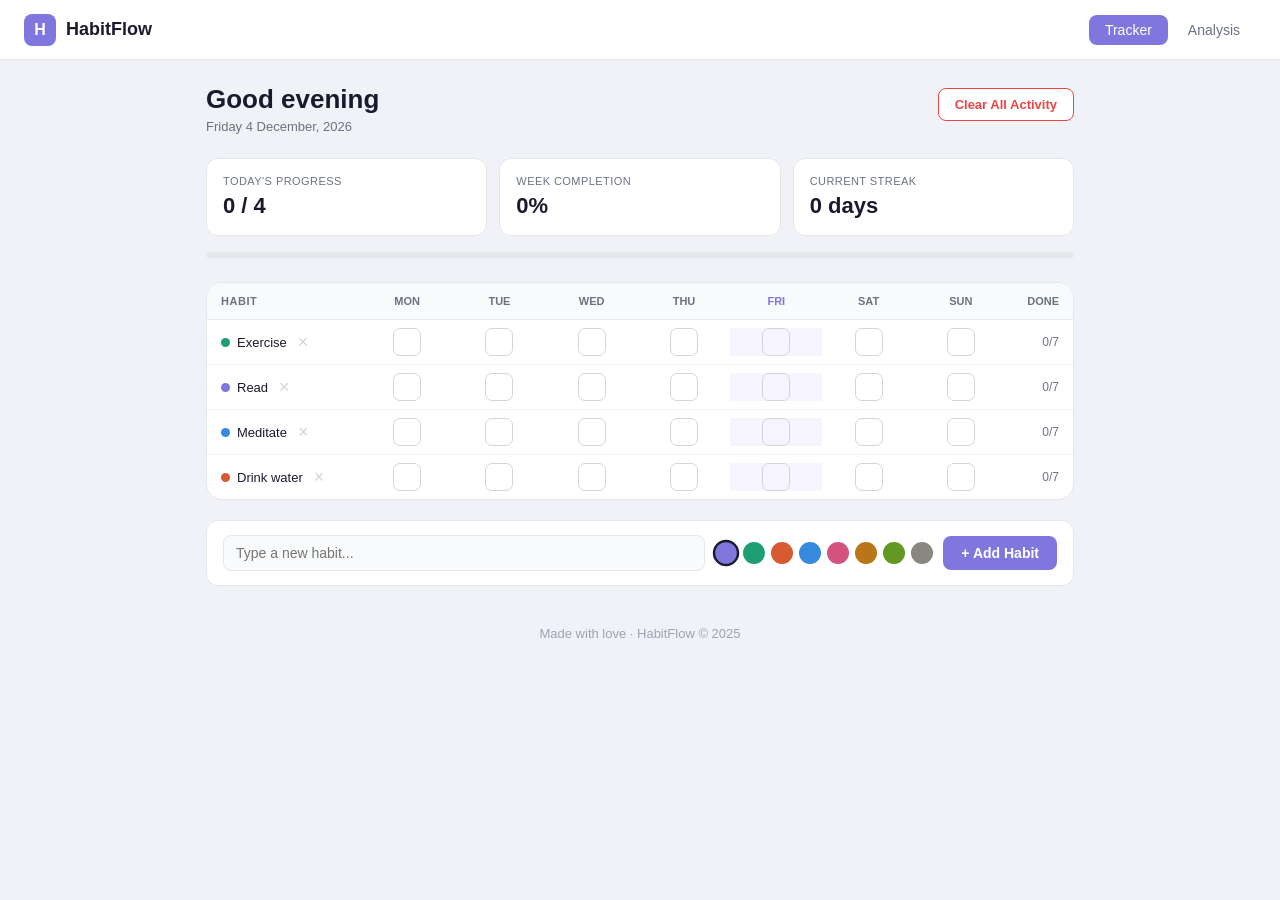
<file: index.html>
<!DOCTYPE html>
<html lang="en">
<head>
  <meta charset="UTF-8" />
  <meta name="viewport" content="width=device-width, initial-scale=1.0"/>
  <title>HabitFlow - Daily Habit Tracker</title>
  <link rel="stylesheet" href="style.css" />
</head>
<body>

  <nav class="navbar">
    <div class="nav-brand">
      <div class="nav-logo">H</div>
      <span>HabitFlow</span>
    </div>
    <div class="nav-links">
      <a href="index.html" class="nav-link active">Tracker</a>
      <a href="analysis.html" class="nav-link">Analysis</a>
    </div>
  </nav>

  <div class="app">

    <div class="header">
      <div>
        <h1 id="greeting">Good morning</h1>
        <p id="dateLabel"></p>
      </div>
      <button class="clear-btn" onclick="clearAllActivity()">Clear All Activity</button>
    </div>

    <div class="stats">
      <div class="stat-card">
        <div class="stat-label">Today's progress</div>
        <div class="stat-value" id="statToday">0 / 0</div>
      </div>
      <div class="stat-card">
        <div class="stat-label">Week completion</div>
        <div class="stat-value" id="statWeek">0%</div>
      </div>
      <div class="stat-card">
        <div class="stat-label">Current streak</div>
        <div class="stat-value" id="statStreak">0 days</div>
      </div>
    </div>

    <div class="progress-bar-wrap">
      <div class="progress-bar" id="progressBar"></div>
    </div>

    <div class="grid-wrap">
      <div class="grid-inner">
        <div class="grid-header">
          <div class="col-habit">Habit</div>
          <div class="col-day" id="dh0"></div>
          <div class="col-day" id="dh1"></div>
          <div class="col-day" id="dh2"></div>
          <div class="col-day" id="dh3"></div>
          <div class="col-day" id="dh4"></div>
          <div class="col-day" id="dh5"></div>
          <div class="col-day" id="dh6"></div>
          <div class="col-count">Done</div>
        </div>
        <div id="habitRows"></div>
      </div>
    </div>

    <div class="add-row">
      <input type="text" id="habitInput" placeholder="Type a new habit..." maxlength="30" />
      <div class="color-picker" id="colorPicker"></div>
      <button onclick="addHabit()">+ Add Habit</button>
    </div>

    <footer class="footer">
      Made with love · HabitFlow &copy; 2025
    </footer>

  </div>

  <script src="script.js"></script>
</body>
</html>
</file>
<file: style.css>
* {
  box-sizing: border-box;
  margin: 0;
  padding: 0;
}

body {
  font-family: 'Segoe UI', sans-serif;
  background: #f0f2f8;
  min-height: 100vh;
  color: #1a1a2e;
}

/* ── Navbar ── */
.navbar {
  background: #ffffff;
  border-bottom: 1px solid #e5e7eb;
  padding: 0 24px;
  height: 60px;
  display: flex;
  align-items: center;
  justify-content: space-between;
  position: sticky;
  top: 0;
  z-index: 100;
}

.nav-brand {
  display: flex;
  align-items: center;
  gap: 10px;
  font-size: 18px;
  font-weight: 700;
  color: #1a1a2e;
}

.nav-logo {
  width: 32px;
  height: 32px;
  background: #7F77DD;
  border-radius: 8px;
  display: flex;
  align-items: center;
  justify-content: center;
  color: #fff;
  font-weight: 700;
  font-size: 16px;
  flex-shrink: 0;
}

.nav-links {
  display: flex;
  gap: 4px;
}

.nav-link {
  text-decoration: none;
  padding: 7px 16px;
  border-radius: 8px;
  font-size: 14px;
  font-weight: 500;
  color: #6b7280;
  transition: all 0.2s;
}

.nav-link:hover {
  background: #f3f4f6;
  color: #1a1a2e;
}

.nav-link.active {
  background: #7F77DD;
  color: #fff;
}

/* ── App container ── */
.app {
  max-width: 900px;
  margin: 0 auto;
  padding: 24px 16px 40px;
}

/* ── Header ── */
.header {
  display: flex;
  align-items: flex-start;
  justify-content: space-between;
  margin-bottom: 24px;
  gap: 12px;
  flex-wrap: wrap;
}

.header h1 {
  font-size: 26px;
  font-weight: 700;
  color: #1a1a2e;
}

.header p {
  font-size: 13px;
  color: #6b7280;
  margin-top: 4px;
}

/* ── Clear button ── */
.clear-btn {
  background: #fff;
  color: #ef4444;
  border: 1.5px solid #ef4444;
  border-radius: 8px;
  padding: 8px 16px;
  font-size: 13px;
  font-weight: 600;
  cursor: pointer;
  transition: all 0.2s;
  white-space: nowrap;
  margin-top: 4px;
  flex-shrink: 0;
}

.clear-btn:hover {
  background: #ef4444;
  color: #fff;
}

/* ── Stat cards ── */
.stats {
  display: grid;
  grid-template-columns: repeat(3, 1fr);
  gap: 12px;
  margin-bottom: 16px;
}

.stat-card {
  background: #ffffff;
  border-radius: 12px;
  padding: 16px;
  border: 1px solid #e5e7eb;
}

.stat-label {
  font-size: 11px;
  color: #6b7280;
  margin-bottom: 6px;
  text-transform: uppercase;
  letter-spacing: 0.04em;
}

.stat-value {
  font-size: 22px;
  font-weight: 700;
  color: #1a1a2e;
}

/* ── Progress bar ── */
.progress-bar-wrap {
  height: 6px;
  background: #e5e7eb;
  border-radius: 3px;
  margin-bottom: 24px;
  overflow: hidden;
}

.progress-bar {
  height: 100%;
  width: 0%;
  background: #7F77DD;
  border-radius: 3px;
  transition: width 0.4s ease;
}

/* ── Tracker grid ── */
.grid-wrap {
  background: #ffffff;
  border-radius: 16px;
  border: 1px solid #e5e7eb;
  overflow-x: auto;
  margin-bottom: 20px;
  -webkit-overflow-scrolling: touch;
}

.grid-inner {
  min-width: 540px;
}

.grid-header {
  display: grid;
  grid-template-columns: 140px repeat(7, 1fr) 52px;
  padding: 12px 14px;
  border-bottom: 1px solid #e5e7eb;
  background: #f9fafb;
}

.col-habit {
  font-size: 11px;
  font-weight: 700;
  color: #6b7280;
  text-transform: uppercase;
  letter-spacing: 0.05em;
}

.col-day {
  font-size: 11px;
  font-weight: 700;
  color: #6b7280;
  text-align: center;
  text-transform: uppercase;
}

.col-day.today {
  color: #7F77DD;
}

.col-count {
  font-size: 11px;
  font-weight: 700;
  color: #6b7280;
  text-align: right;
  text-transform: uppercase;
}

.habit-row {
  display: grid;
  grid-template-columns: 140px repeat(7, 1fr) 52px;
  padding: 8px 14px;
  border-bottom: 1px solid #f3f4f6;
  align-items: center;
  transition: background 0.15s;
}

.habit-row:hover {
  background: #fafafa;
}

.habit-row:last-child {
  border-bottom: none;
}

.habit-name {
  display: flex;
  align-items: center;
  gap: 7px;
  font-size: 13px;
  color: #1a1a2e;
}

.habit-dot {
  width: 9px;
  height: 9px;
  border-radius: 50%;
  flex-shrink: 0;
}

.habit-name span {
  overflow: hidden;
  text-overflow: ellipsis;
  white-space: nowrap;
  max-width: 80px;
}

.delete-btn {
  background: none;
  border: none;
  color: #d1d5db;
  font-size: 18px;
  cursor: pointer;
  margin-left: 2px;
  line-height: 1;
  padding: 0 2px;
  transition: color 0.2s;
}

.delete-btn:hover {
  color: #ef4444;
}

.cell {
  display: flex;
  align-items: center;
  justify-content: center;
}

.cell.today-col {
  background: #f5f4ff;
}

.check-box {
  width: 28px;
  height: 28px;
  border-radius: 7px;
  border: 1.5px solid #d1d5db;
  cursor: pointer;
  display: flex;
  align-items: center;
  justify-content: center;
  transition: all 0.15s ease;
  background: transparent;
}

.check-box:hover {
  border-color: #7F77DD;
  background: #f5f4ff;
}

.check-box.done {
  border: none;
}

.check-box svg {
  display: none;
}

.check-box.done svg {
  display: block;
}

.row-count {
  font-size: 12px;
  color: #6b7280;
  text-align: right;
  font-weight: 500;
}

/* ── Add row ── */
.add-row {
  display: flex;
  align-items: center;
  gap: 10px;
  background: #ffffff;
  border: 1px solid #e5e7eb;
  border-radius: 12px;
  padding: 14px 16px;
  flex-wrap: wrap;
}

.add-row input {
  flex: 1;
  min-width: 140px;
  border: 1px solid #e5e7eb;
  border-radius: 8px;
  padding: 9px 12px;
  font-size: 14px;
  color: #1a1a2e;
  outline: none;
  background: #f9fafb;
  transition: border 0.2s;
}

.add-row input:focus {
  border-color: #7F77DD;
  background: #fff;
}

.add-row button {
  background: #7F77DD;
  color: #fff;
  border: none;
  border-radius: 8px;
  padding: 9px 18px;
  font-size: 14px;
  font-weight: 600;
  cursor: pointer;
  transition: background 0.2s;
  white-space: nowrap;
}

.add-row button:hover {
  background: #534AB7;
}

/* ── Color picker ── */
.color-picker {
  display: flex;
  gap: 6px;
  flex-wrap: wrap;
}

.cpick {
  width: 22px;
  height: 22px;
  border-radius: 50%;
  cursor: pointer;
  border: 2px solid transparent;
  transition: transform 0.15s;
}

.cpick:hover { transform: scale(1.2); }
.cpick.selected {
  border-color: #1a1a2e;
  transform: scale(1.2);
}

/* ── Analysis page ── */
.analysis-grid {
  display: grid;
  grid-template-columns: 1fr 1fr;
  gap: 16px;
  margin-top: 8px;
}

.chart-card {
  background: #ffffff;
  border: 1px solid #e5e7eb;
  border-radius: 16px;
  padding: 20px;
}

.chart-title {
  font-size: 14px;
  font-weight: 600;
  color: #1a1a2e;
  margin-bottom: 16px;
}

.chart-wrap {
  position: relative;
  width: 100%;
}

/* ── Report table ── */
.report-table {
  width: 100%;
  border-collapse: collapse;
  font-size: 13px;
}

.report-table th {
  text-align: left;
  padding: 8px 10px;
  font-size: 11px;
  font-weight: 700;
  color: #6b7280;
  text-transform: uppercase;
  border-bottom: 1px solid #e5e7eb;
}

.report-table td {
  padding: 10px;
  border-bottom: 1px solid #f3f4f6;
  color: #1a1a2e;
  vertical-align: middle;
}

.report-table tr:last-child td {
  border-bottom: none;
}

.rate-bar-wrap {
  width: 70px;
  height: 6px;
  background: #e5e7eb;
  border-radius: 3px;
  overflow: hidden;
  display: inline-block;
}

.rate-bar {
  height: 100%;
  border-radius: 3px;
}

/* ── Motivation box ── */
.motivation-box {
  margin-top: 20px;
  background: #7F77DD;
  color: #fff;
  border-radius: 16px;
  padding: 24px 28px;
  font-size: 16px;
  font-weight: 500;
  text-align: center;
  line-height: 1.6;
}

/* ── Empty state ── */
.empty-state {
  text-align: center;
  padding: 50px 20px;
  color: #6b7280;
}

.empty-state h2 {
  font-size: 18px;
  margin-bottom: 8px;
  color: #1a1a2e;
}

/* ── Footer ── */
.footer {
  text-align: center;
  margin-top: 40px;
  font-size: 13px;
  color: #9ca3af;
}

/* ────────────────────────────
   PHONE RESPONSIVE
───────────────────────────── */

@media (max-width: 768px) {
  .stats {
    grid-template-columns: repeat(3, 1fr);
    gap: 8px;
  }

  .stat-card {
    padding: 12px;
  }

  .stat-value {
    font-size: 18px;
  }

  .analysis-grid {
    grid-template-columns: 1fr;
  }

  .chart-card {
    padding: 16px;
  }
}

@media (max-width: 540px) {
  .navbar {
    padding: 0 14px;
  }

  .nav-brand span {
    font-size: 16px;
  }

  .header h1 {
    font-size: 20px;
  }

  .clear-btn {
    padding: 7px 12px;
    font-size: 12px;
  }

  .stats {
    grid-template-columns: 1fr 1fr;
    gap: 8px;
  }

  .stat-card:last-child {
    grid-column: 1 / -1;
  }

  .stat-value {
    font-size: 20px;
  }

  .add-row {
    flex-direction: column;
    align-items: stretch;
    gap: 10px;
  }

  .add-row input {
    width: 100%;
  }

  .color-picker {
    justify-content: center;
  }

  .add-row button {
    width: 100%;
    text-align: center;
    padding: 11px;
  }

  .motivation-box {
    font-size: 14px;
    padding: 18px;
  }
}

@media (max-width: 380px) {
  .nav-brand span {
    display: none;
  }

  .header h1 {
    font-size: 18px;
  }

  .stats {
    grid-template-columns: 1fr;
  }

  .stat-card:last-child {
    grid-column: auto;
  }
}
</file>
